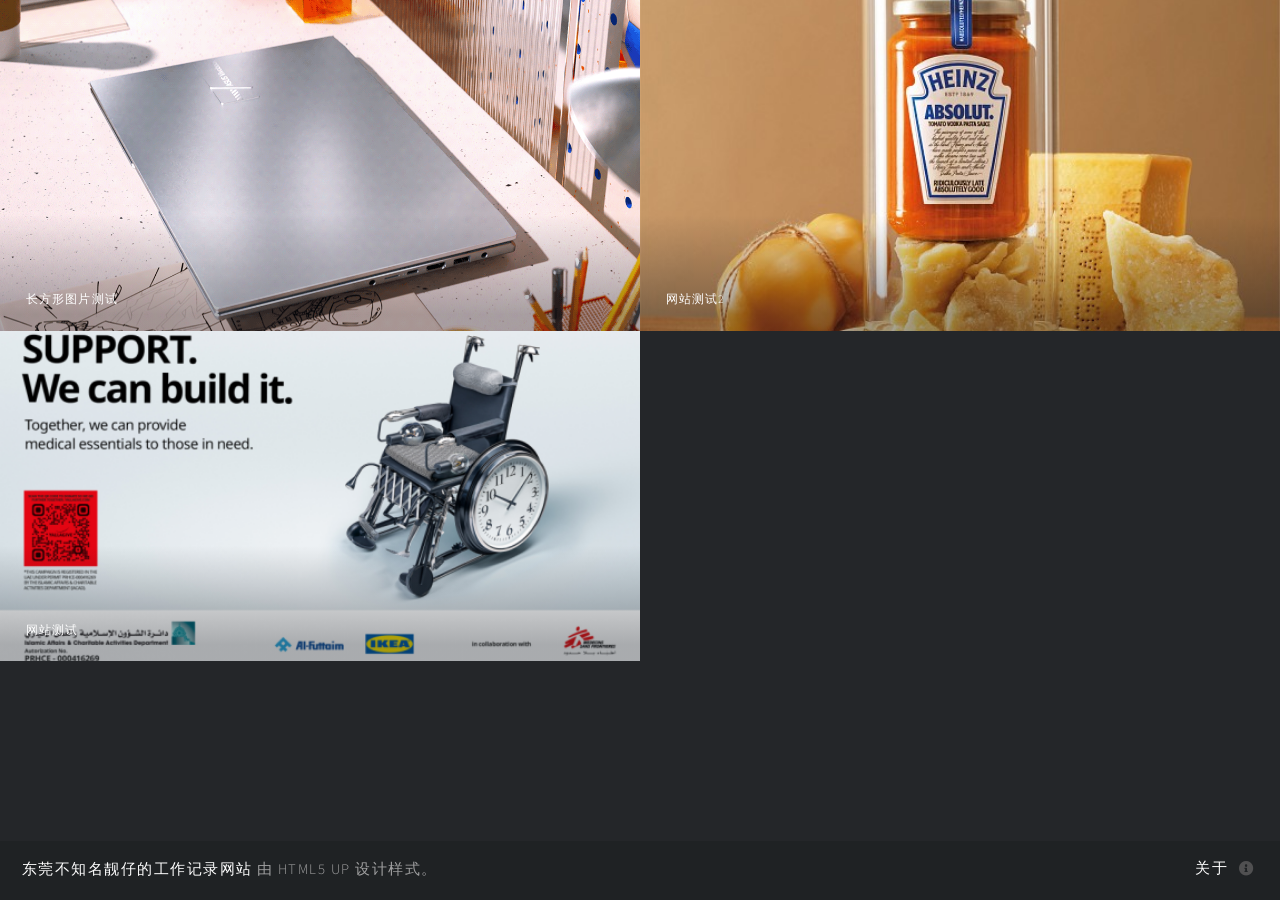
<file: index.html>
<!DOCTYPE HTML>
<!--
	Multiverse by HTML5 UP
	html5up.net | @ajlkn
	Free for personal and commercial use under the CCA 3.0 license (html5up.net/license)
-->
<html lang="zh-cn">
<head>
    <title>东莞不知名靓仔的工作记录网站</title>
<meta name="keywords" content="" />
<meta name="description" content="" />
<meta charset="utf-8" />
<meta name="viewport" content="width=device-width, initial-scale=1, user-scalable=no" />
<base href="https://huxvT9.github.io/">
<link rel="shortcut icon" href="favicon.ico" />

<link rel="stylesheet" href="media/css/main-multiverse.css" />
<link rel="stylesheet" href="media/css/modify-multiverse.css" />
<noscript><link rel="stylesheet" href="media/css/noscript-multiverse.css" /></noscript>



</head>
<body class="is-preload">

<!-- 外封 -->
<div id="wrapper">

    <!-- 页眉 -->
    <header id="header">
    
    <h1><strong>东莞不知名靓仔的工作记录网站</strong> 由 <a href="https://html5up.net">HTML5 UP</a> 设计样式。</h1>
    <nav>
        <ul>
            
            
            <li><a href="#footer" class="icon solid fa-info-circle">关于</a></li>
        </ul>
    </nav>
    
</header>

    <!-- 主要内容 -->
    
<main id="main">
    
    <article class="thumb">
        
            <a href="https://huxvT9.github.io/post-images/Gps9vq_XJ.png" class="image"><img src="https://huxvT9.github.io/post-images/Gps9vq_XJ.png" /></a>
        
        <h2>长方形图片测试</h2>
        <p>长方形图片测试，长方形图片测试，长方形图片测试，长方形图片测试，长方形图片测试</p>

    </article>
    
    <article class="thumb">
        
            <a href="https://huxvT9.github.io/post-images/wang-zhan-ce-shi-2.jpg" class="image"><img src="https://huxvT9.github.io/post-images/wang-zhan-ce-shi-2.jpg" /></a>
        
        <h2>网站测试2</h2>
        <p>网站测</p>

    </article>
    
    <article class="thumb">
        
            <a href="https://huxvT9.github.io/post-images/ce-shi.png" class="image"><img src="https://huxvT9.github.io/post-images/ce-shi.png" /></a>
        
        <h2>网站测试</h2>
        <p>网站测试，网站测试，网站测试，网站测试，网站测试，网站测试，网站测试，网站测试，网站测试，网站测试，网站测试，网站测试网站测试，网站测试，网站测试网站测试网站测试，网站测试，网站测试</p>

    </article>
    
</main>


    <!-- 页脚 -->
    
<footer id="footer" class="panel">
    
    <div class="inner split">
        <div>
            <section>
                <h2>关于</h2>
                <p></p>
            </section>
            <section>
                <h2>求订阅我的...</h2>
                <ul class="icons">
                    
                        
                    
                        
                    
                        
                    
                        
                    
                        
                    
                </ul>
            </section>
            <p class="copyright"></p>
        </div>
    </div>
    
</footer>

</div>


<!-- 脚本 -->

<script src="media/scripts/jquery.min.js"></script>
<script src="media/scripts/jquery.poptrox.min.js"></script>
<script src="media/scripts/browser.min.js"></script>
<script src="media/scripts/breakpoints.min.js"></script>
<script src="media/scripts/util-multiverse.js"></script>
<script src="media/scripts/main-multiverse.js"></script>


</body>
</html>
</file>
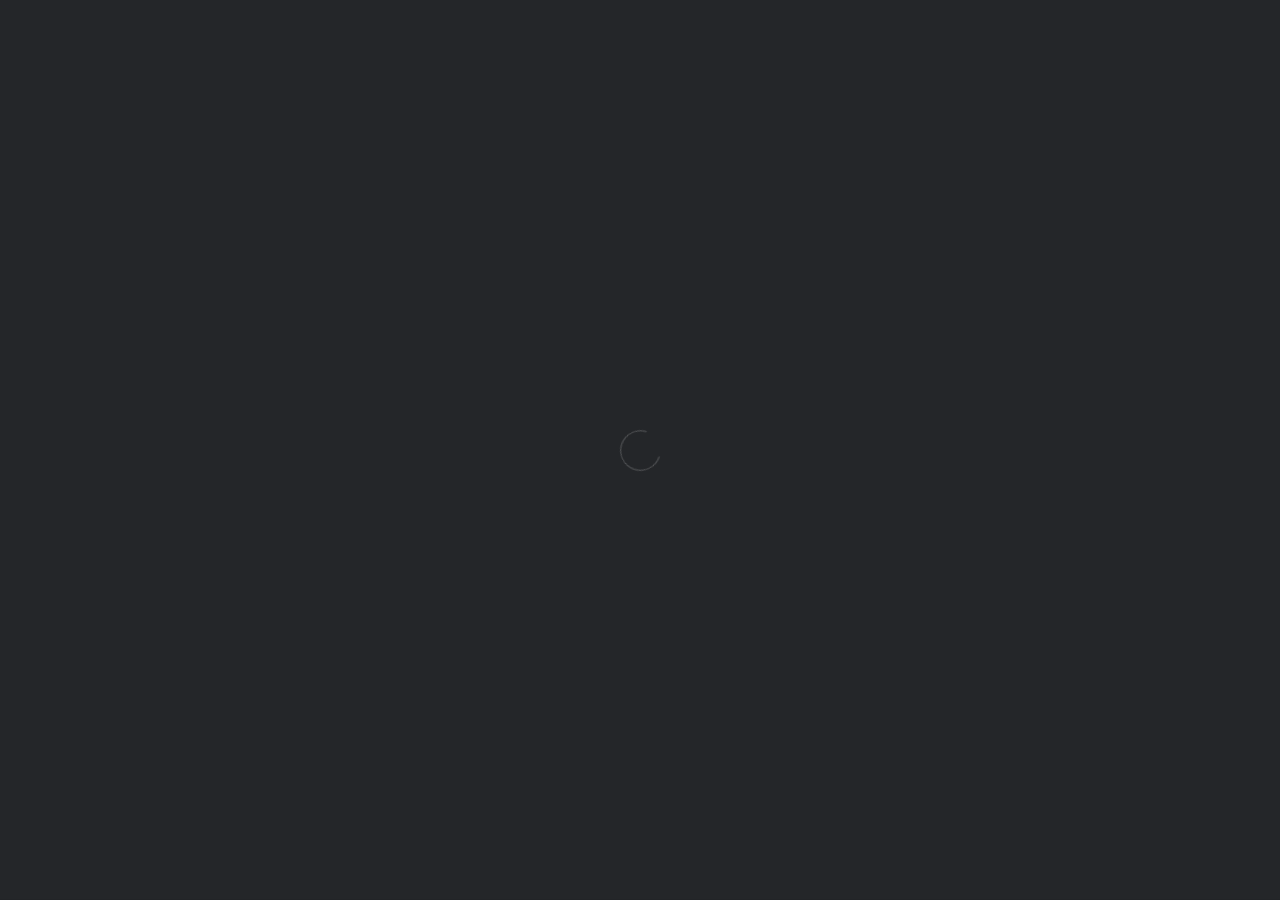
<file: archives/index.html>
<!DOCTYPE html>
<html lang="zh-cn">
<head>
    <meta charset="UTF-8">
    <meta http-equiv="X-UA-Compatible" content="IE=edge,chrome=1">
    <title>页面跳转 Page forwarding</title>
    <meta http-equiv="Cache-Control: no-cache, no-store, must-revalidate">
    <meta http-equiv="refresh" content="0;url=https://huxvT9.github.io" />
    <style>body, html{background:#303030;color:#fff;}a{text-decoration: none;color:#2196f3;transition: all .25s;}</style>
</head>
<body>

<p>你不该来到这，现在 <a href="https://huxvT9.github.io">请点此处</a> 回到正轨。<br>This is weird, <a href="https://huxvT9.github.io">click here</a> Back to home-page.</p>

</body>
</html>
</file>
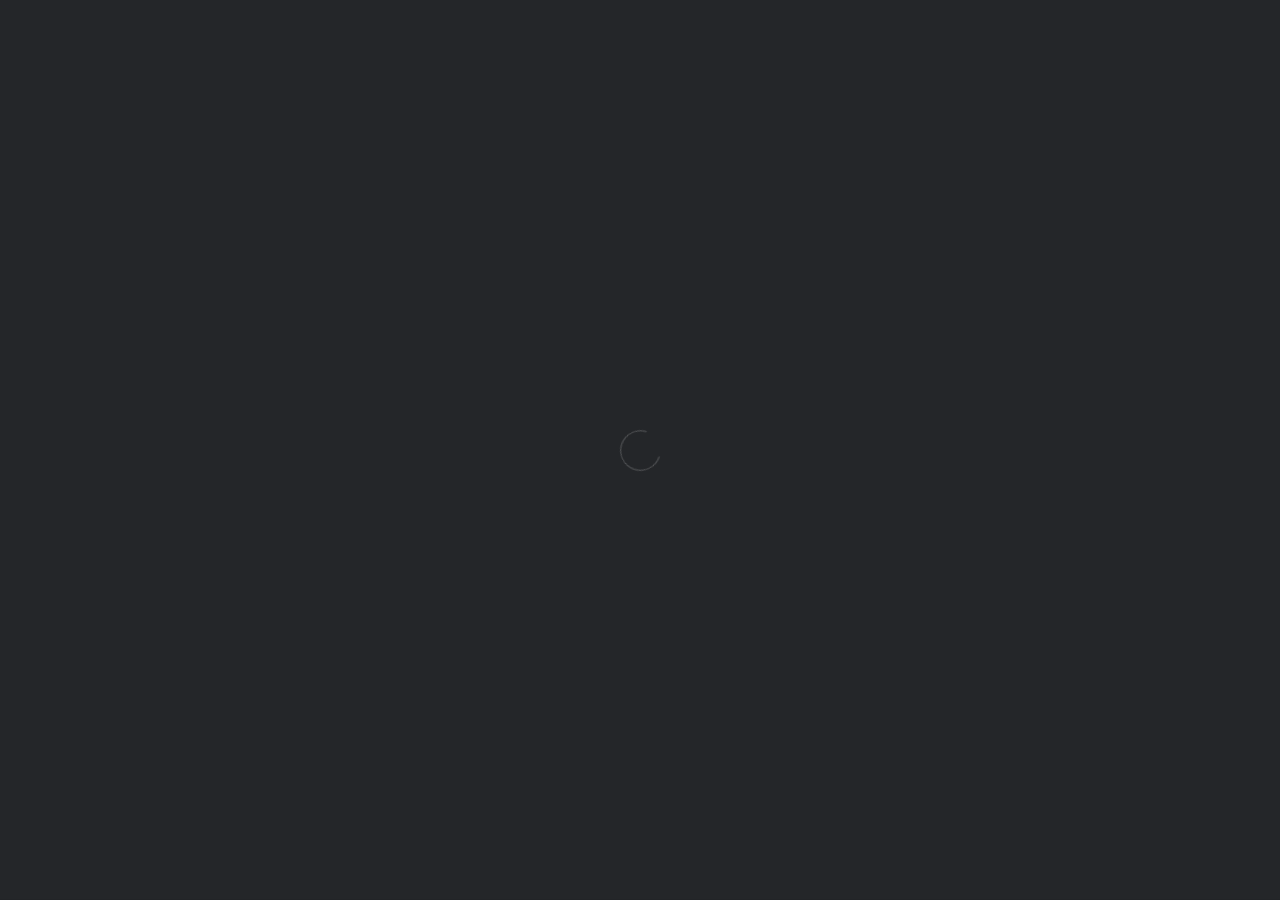
<file: post/ce-shi/index.html>
<!DOCTYPE html>
<html lang="zh-cn">
<head>
    <meta charset="UTF-8">
    <meta http-equiv="X-UA-Compatible" content="IE=edge,chrome=1">
    <title>页面跳转 Page forwarding</title>
    <meta http-equiv="Cache-Control: no-cache, no-store, must-revalidate">
    <meta http-equiv="refresh" content="0;url=https://huxvT9.github.io" />
    <style>body, html{background:#303030;color:#fff;}a{text-decoration: none;color:#2196f3;transition: all .25s;}</style>
</head>
<body>

<p>你不该来到这，现在 <a href="https://huxvT9.github.io">请点此处</a> 回到正轨。<br>This is weird, <a href="https://huxvT9.github.io">click here</a> Back to home-page.</p>

</body>
</html>
</file>
<file: media/css/modify-multiverse.css>
.icon {
    vertical-align: middle;
    transform: translateY(-.1em);
}
</file>
<file: media/css/noscript-multiverse.css>
/*
	Multiverse by HTML5 UP
	html5up.net | @ajlkn
	Free for personal and commercial use under the CCA 3.0 license (html5up.net/license)
*/

/* Wrapper */

	body.is-preload #wrapper:before {
		display: none;
	}

/* Main */

	body.is-preload #main .thumb {
		pointer-events: auto;
		opacity: 1;
	}

/* Header */

	body.is-preload #header {
		-moz-transform: none;
		-webkit-transform: none;
		-ms-transform: none;
		transform: none;
	}
</file>
<file: media/css/main-multiverse.css>
@import url(fontawesome-all.min.css);
@import url("https://fonts.googleapis.com/css?family=Source+Sans+Pro:300,300italic,400,400italic");

/*
	Multiverse by HTML5 UP
	html5up.net | @ajlkn
	Free for personal and commercial use under the CCA 3.0 license (html5up.net/license)
*/

@-moz-keyframes spinner {
	0% {
		-moz-transform: rotate(0deg);
		-webkit-transform: rotate(0deg);
		-ms-transform: rotate(0deg);
		transform: rotate(0deg);
	}

	100% {
		-moz-transform: rotate(359deg);
		-webkit-transform: rotate(359deg);
		-ms-transform: rotate(359deg);
		transform: rotate(359deg);
	}
}

@-webkit-keyframes spinner {
	0% {
		-moz-transform: rotate(0deg);
		-webkit-transform: rotate(0deg);
		-ms-transform: rotate(0deg);
		transform: rotate(0deg);
	}

	100% {
		-moz-transform: rotate(359deg);
		-webkit-transform: rotate(359deg);
		-ms-transform: rotate(359deg);
		transform: rotate(359deg);
	}
}

@-ms-keyframes spinner {
	0% {
		-moz-transform: rotate(0deg);
		-webkit-transform: rotate(0deg);
		-ms-transform: rotate(0deg);
		transform: rotate(0deg);
	}

	100% {
		-moz-transform: rotate(359deg);
		-webkit-transform: rotate(359deg);
		-ms-transform: rotate(359deg);
		transform: rotate(359deg);
	}
}

@keyframes spinner {
	0% {
		-moz-transform: rotate(0deg);
		-webkit-transform: rotate(0deg);
		-ms-transform: rotate(0deg);
		transform: rotate(0deg);
	}

	100% {
		-moz-transform: rotate(359deg);
		-webkit-transform: rotate(359deg);
		-ms-transform: rotate(359deg);
		transform: rotate(359deg);
	}
}

html, body, div, span, applet, object,
iframe, h1, h2, h3, h4, h5, h6, p, blockquote,
pre, a, abbr, acronym, address, big, cite,
code, del, dfn, em, img, ins, kbd, q, s, samp,
small, strike, strong, sub, sup, tt, var, b,
u, i, center, dl, dt, dd, ol, ul, li, fieldset,
form, label, legend, table, caption, tbody,
tfoot, thead, tr, th, td, article, aside,
canvas, details, embed, figure, figcaption,
footer, header, hgroup, menu, nav, output, ruby,
section, summary, time, mark, audio, video {
	margin: 0;
	padding: 0;
	border: 0;
	font-size: 100%;
	font: inherit;
	vertical-align: baseline;}

article, aside, details, figcaption, figure,
footer, header, hgroup, menu, nav, section {
	display: block;}

body {
	line-height: 1;
}

ol, ul {
	list-style: none;
}

blockquote, q {
	quotes: none;
}

	blockquote:before, blockquote:after, q:before, q:after {
		content: '';
		content: none;
	}

table {
	border-collapse: collapse;
	border-spacing: 0;
}

body {
	-webkit-text-size-adjust: none;
}

mark {
	background-color: transparent;
	color: inherit;
}

input::-moz-focus-inner {
	border: 0;
	padding: 0;
}

input, select, textarea {
	-moz-appearance: none;
	-webkit-appearance: none;
	-ms-appearance: none;
	appearance: none;
}

/* Basic */

	@-ms-viewport {
		width: device-width;
	}

	body {
		-ms-overflow-style: scrollbar;
	}

	@media screen and (max-width: 480px) {

		html, body {
			min-width: 320px;
		}

	}

	html {
		box-sizing: border-box;
	}

	*, *:before, *:after {
		box-sizing: inherit;
	}

	body {
		background: #242629;
	}

		body.is-preload *, body.is-preload *:before, body.is-preload *:after {
			-moz-animation: none !important;
			-webkit-animation: none !important;
			-ms-animation: none !important;
			animation: none !important;
			-moz-transition: none !important;
			-webkit-transition: none !important;
			-ms-transition: none !important;
			transition: none !important;
		}

		body.is-resizing *, body.is-resizing *:before, body.is-resizing *:after {
			-moz-animation: none !important;
			-webkit-animation: none !important;
			-ms-animation: none !important;
			animation: none !important;
			-moz-transition: none !important;
			-webkit-transition: none !important;
			-ms-transition: none !important;
			transition: none !important;
		}

/* Type */

	body, input, select, textarea {
		color: #a0a0a1;
		font-family: "Source Sans Pro", Helvetica, sans-serif;
		font-size: 15pt;
		font-weight: 300;
		letter-spacing: 0.025em;
		line-height: 1.65;
	}

		@media screen and (max-width: 1680px) {

			body, input, select, textarea {
				font-size: 11pt;
			}

		}

	a {
		-moz-transition: color 0.2s ease-in-out, border-bottom-color 0.2s ease-in-out;
		-webkit-transition: color 0.2s ease-in-out, border-bottom-color 0.2s ease-in-out;
		-ms-transition: color 0.2s ease-in-out, border-bottom-color 0.2s ease-in-out;
		transition: color 0.2s ease-in-out, border-bottom-color 0.2s ease-in-out;
		border-bottom: dotted 1px;
		color: #34a58e;
		text-decoration: none;
	}

		a:hover {
			border-bottom-color: transparent;
			color: #34a58e !important;
		}

	strong, b {
		color: #ffffff;
		font-weight: 300;
	}

	em, i {
		font-style: italic;
	}

	p {
		margin: 0 0 2em 0;
	}

	h1, h2, h3, h4, h5, h6 {
		color: #ffffff;
		font-weight: 300;
		letter-spacing: 0.1em;
		line-height: 1.5;
		margin: 0 0 1em 0;
		text-transform: uppercase;
	}

		h1 a, h2 a, h3 a, h4 a, h5 a, h6 a {
			color: inherit;
			text-decoration: none;
		}

	h1 {
		font-size: 2em;
	}

	h2 {
		font-size: 1.25em;
	}

	h3 {
		font-size: 1.1em;
	}

	h4 {
		font-size: 1em;
	}

	h5 {
		font-size: 0.9em;
	}

	h6 {
		font-size: 0.7em;
	}

	@media screen and (max-width: 736px) {

		h2 {
			font-size: 1em;
		}

		h3 {
			font-size: 0.9em;
		}

		h4 {
			font-size: 0.8em;
		}

		h5 {
			font-size: 0.7em;
		}

		h6 {
			font-size: 0.7em;
		}

	}

	sub {
		font-size: 0.8em;
		position: relative;
		top: 0.5em;
	}

	sup {
		font-size: 0.8em;
		position: relative;
		top: -0.5em;
	}

	blockquote {
		border-left: 4px #36383c;
		font-style: italic;
		margin: 0 0 2em 0;
		padding: 0.5em 0 0.5em 2em;
	}

	code {
		background: #34363b;
		border: solid 1px #36383c;
		font-family: "Courier New", monospace;
		font-size: 0.9em;
		margin: 0 0.25em;
		padding: 0.25em 0.65em;
	}

	pre {
		-webkit-overflow-scrolling: touch;
		font-family: "Courier New", monospace;
		font-size: 0.9em;
		margin: 0 0 2em 0;
	}

		pre code {
			display: block;
			line-height: 1.75;
			padding: 1em 1.5em;
			overflow-x: auto;
		}

	hr {
		border: 0;
		border-bottom: solid 1px #36383c;
		margin: 2em 0;
	}

		hr.major {
			margin: 3em 0;
		}

	.align-left {
		text-align: left;
	}

	.align-center {
		text-align: center;
	}

	.align-right {
		text-align: right;
	}

/* Button */

	input[type="submit"],
	input[type="reset"],
	input[type="button"],
	button,
	.button {
		-moz-appearance: none;
		-webkit-appearance: none;
		-ms-appearance: none;
		appearance: none;
		-moz-transition: background-color 0.2s ease-in-out, box-shadow 0.2s ease-in-out, color 0.2s ease-in-out;
		-webkit-transition: background-color 0.2s ease-in-out, box-shadow 0.2s ease-in-out, color 0.2s ease-in-out;
		-ms-transition: background-color 0.2s ease-in-out, box-shadow 0.2s ease-in-out, color 0.2s ease-in-out;
		transition: background-color 0.2s ease-in-out, box-shadow 0.2s ease-in-out, color 0.2s ease-in-out;
		background-color: transparent;
		border: 0;
		border-radius: 0;
		box-shadow: inset 0 0 0 2px #36383c;
		color: #ffffff !important;
		cursor: pointer;
		display: inline-block;
		font-size: 0.9em;
		font-weight: 300;
		height: 3.05556em;
		letter-spacing: 0.1em;
		line-height: 3.05556em;
		padding: 0 2.5em;
		text-align: center;
		text-decoration: none;
		text-transform: uppercase;
		white-space: nowrap;
	}

		input[type="submit"]:hover,
		input[type="reset"]:hover,
		input[type="button"]:hover,
		button:hover,
		.button:hover {
			box-shadow: inset 0 0 0 2px #34a58e;
			color: #34a58e !important;
		}

			input[type="submit"]:hover:active,
			input[type="reset"]:hover:active,
			input[type="button"]:hover:active,
			button:hover:active,
			.button:hover:active {
				background-color: rgba(52, 165, 142, 0.15);
				color: #34a58e !important;
			}

		input[type="submit"].icon,
		input[type="reset"].icon,
		input[type="button"].icon,
		button.icon,
		.button.icon {
			padding-left: 1.35em;
		}

			input[type="submit"].icon:before,
			input[type="reset"].icon:before,
			input[type="button"].icon:before,
			button.icon:before,
			.button.icon:before {
				margin-right: 0.5em;
			}

		input[type="submit"].fit,
		input[type="reset"].fit,
		input[type="button"].fit,
		button.fit,
		.button.fit {
			width: 100%;
		}

		input[type="submit"].small,
		input[type="reset"].small,
		input[type="button"].small,
		button.small,
		.button.small {
			font-size: 0.8em;
		}

		input[type="submit"].large,
		input[type="reset"].large,
		input[type="button"].large,
		button.large,
		.button.large {
			font-size: 1.35em;
		}

		input[type="submit"].primary,
		input[type="reset"].primary,
		input[type="button"].primary,
		button.primary,
		.button.primary {
			background-color: #34a58e;
			box-shadow: none;
		}

			input[type="submit"].primary:hover,
			input[type="reset"].primary:hover,
			input[type="button"].primary:hover,
			button.primary:hover,
			.button.primary:hover {
				background-color: #47c5ab;
				color: #ffffff !important;
			}

				input[type="submit"].primary:hover:active,
				input[type="reset"].primary:hover:active,
				input[type="button"].primary:hover:active,
				button.primary:hover:active,
				.button.primary:hover:active {
					background-color: #287e6d;
				}

		input[type="submit"].disabled, input[type="submit"]:disabled,
		input[type="reset"].disabled,
		input[type="reset"]:disabled,
		input[type="button"].disabled,
		input[type="button"]:disabled,
		button.disabled,
		button:disabled,
		.button.disabled,
		.button:disabled {
			pointer-events: none;
			opacity: 0.35;
		}

/* Form */

	form {
		margin: 0 0 2em 0;
	}

		form > :last-child {
			margin-bottom: 0;
		}

		form > .fields {
			display: -moz-flex;
			display: -webkit-flex;
			display: -ms-flex;
			display: flex;
			-moz-flex-wrap: wrap;
			-webkit-flex-wrap: wrap;
			-ms-flex-wrap: wrap;
			flex-wrap: wrap;
			width: calc(100% + 3em);
			margin: -1.5em 0 2em -1.5em;
		}

			form > .fields > .field {
				-moz-flex-grow: 0;
				-webkit-flex-grow: 0;
				-ms-flex-grow: 0;
				flex-grow: 0;
				-moz-flex-shrink: 0;
				-webkit-flex-shrink: 0;
				-ms-flex-shrink: 0;
				flex-shrink: 0;
				padding: 1.5em 0 0 1.5em;
				width: calc(100% - 1.5em);
			}

				form > .fields > .field.half {
					width: calc(50% - 0.75em);
				}

				form > .fields > .field.third {
					width: calc(100%/3 - 0.5em);
				}

				form > .fields > .field.quarter {
					width: calc(25% - 0.375em);
				}

		@media screen and (max-width: 736px) {

			form > .fields {
				width: calc(100% + 3em);
				margin: -1.5em 0 2em -1.5em;
			}

				form > .fields > .field {
					padding: 1.5em 0 0 1.5em;
					width: calc(100% - 1.5em);
				}

					form > .fields > .field.half {
						width: calc(100% - 1.5em);
					}

					form > .fields > .field.third {
						width: calc(100% - 1.5em);
					}

					form > .fields > .field.quarter {
						width: calc(100% - 1.5em);
					}

		}

	label {
		color: #ffffff;
		display: block;
		font-size: 0.9em;
		font-weight: 300;
		margin: 0 0 1em 0;
	}

	input[type="text"],
	input[type="password"],
	input[type="email"],
	input[type="tel"],
	input[type="search"],
	input[type="url"],
	select,
	textarea {
		-moz-appearance: none;
		-webkit-appearance: none;
		-ms-appearance: none;
		appearance: none;
		background: #34363b;
		border: 0;
		border-radius: 0;
		color: #a0a0a1;
		display: block;
		outline: 0;
		padding: 0 1em;
		text-decoration: none;
		width: 100%;
	}

		input[type="text"]:invalid,
		input[type="password"]:invalid,
		input[type="email"]:invalid,
		input[type="tel"]:invalid,
		input[type="search"]:invalid,
		input[type="url"]:invalid,
		select:invalid,
		textarea:invalid {
			box-shadow: none;
		}

		input[type="text"]:focus,
		input[type="password"]:focus,
		input[type="email"]:focus,
		input[type="tel"]:focus,
		input[type="search"]:focus,
		input[type="url"]:focus,
		select:focus,
		textarea:focus {
			box-shadow: inset 0 0 0 2px #34a58e;
		}

	select {
		background-image: url("data:image/svg+xml;charset=utf8,%3Csvg xmlns='http://www.w3.org/2000/svg' width='40' height='40' preserveAspectRatio='none' viewBox='0 0 40 40'%3E%3Cpath d='M9.4,12.3l10.4,10.4l10.4-10.4c0.2-0.2,0.5-0.4,0.9-0.4c0.3,0,0.6,0.1,0.9,0.4l3.3,3.3c0.2,0.2,0.4,0.5,0.4,0.9 c0,0.4-0.1,0.6-0.4,0.9L20.7,31.9c-0.2,0.2-0.5,0.4-0.9,0.4c-0.3,0-0.6-0.1-0.9-0.4L4.3,17.3c-0.2-0.2-0.4-0.5-0.4-0.9 c0-0.4,0.1-0.6,0.4-0.9l3.3-3.3c0.2-0.2,0.5-0.4,0.9-0.4S9.1,12.1,9.4,12.3z' fill='%2336383c' /%3E%3C/svg%3E");
		background-size: 1.25rem;
		background-repeat: no-repeat;
		background-position: calc(100% - 1rem) center;
		height: 2.75em;
		padding-right: 2.75em;
		text-overflow: ellipsis;
	}

		select option {
			color: #ffffff;
			background: #242629;
		}

		select:focus::-ms-value {
			background-color: transparent;
		}

		select::-ms-expand {
			display: none;
		}

	input[type="text"],
	input[type="password"],
	input[type="email"],
	input[type="tel"],
	input[type="search"],
	input[type="url"],
	select {
		height: 2.75em;
	}

	textarea {
		padding: 0.75em 1em;
	}

	input[type="checkbox"],
	input[type="radio"] {
		-moz-appearance: none;
		-webkit-appearance: none;
		-ms-appearance: none;
		appearance: none;
		display: block;
		float: left;
		margin-right: -2em;
		opacity: 0;
		width: 1em;
		z-index: -1;
	}

		input[type="checkbox"] + label,
		input[type="radio"] + label {
			text-decoration: none;
			color: #a0a0a1;
			cursor: pointer;
			display: inline-block;
			font-size: 1em;
			font-weight: 300;
			padding-left: 2.4em;
			padding-right: 0.75em;
			position: relative;
		}

			input[type="checkbox"] + label:before,
			input[type="radio"] + label:before {
				-moz-osx-font-smoothing: grayscale;
				-webkit-font-smoothing: antialiased;
				display: inline-block;
				font-style: normal;
				font-variant: normal;
				text-rendering: auto;
				line-height: 1;
				text-transform: none !important;
				font-family: 'Font Awesome 5 Free';
				font-weight: 900;
			}

			input[type="checkbox"] + label:before,
			input[type="radio"] + label:before {
				background: #34363b;
				content: '';
				display: inline-block;
				font-size: 0.8em;
				height: 2.0625em;
				left: 0;
				line-height: 2.0625em;
				position: absolute;
				text-align: center;
				top: 0;
				width: 2.0625em;
			}

		input[type="checkbox"]:checked + label:before,
		input[type="radio"]:checked + label:before {
			background: #34a58e;
			border-color: #34a58e;
			color: #ffffff;
			content: '\f00c';
		}

		input[type="checkbox"]:focus + label:before,
		input[type="radio"]:focus + label:before {
			box-shadow: 0 0 0 2px #34a58e;
		}

	input[type="radio"] + label:before {
		border-radius: 100%;
	}

	::-webkit-input-placeholder {
		color: #707071 !important;
		opacity: 1.0;
	}

	:-moz-placeholder {
		color: #707071 !important;
		opacity: 1.0;
	}

	::-moz-placeholder {
		color: #707071 !important;
		opacity: 1.0;
	}

	:-ms-input-placeholder {
		color: #707071 !important;
		opacity: 1.0;
	}

/* Icon */

	.icon {
		text-decoration: none;
		border-bottom: none;
		position: relative;
	}

		.icon:before {
			-moz-osx-font-smoothing: grayscale;
			-webkit-font-smoothing: antialiased;
			display: inline-block;
			font-style: normal;
			font-variant: normal;
			text-rendering: auto;
			line-height: 1;
			text-transform: none !important;
			font-family: 'Font Awesome 5 Free';
			font-weight: 400;
		}

		.icon > .label {
			display: none;
		}

		.icon:before {
			line-height: inherit;
		}

		.icon.solid:before {
			font-weight: 900;
		}

		.icon.brands:before {
			font-family: 'Font Awesome 5 Brands';
		}

/* List */

	ol {
		list-style: decimal;
		margin: 0 0 2em 0;
		padding-left: 1.25em;
	}

		ol li {
			padding-left: 0.25em;
		}

	ul {
		list-style: disc;
		margin: 0 0 2em 0;
		padding-left: 1em;
	}

		ul li {
			padding-left: 0.5em;
		}

		ul.alt {
			list-style: none;
			padding-left: 0;
		}

			ul.alt li {
				border-top: solid 1px #36383c;
				padding: 0.5em 0;
			}

				ul.alt li:first-child {
					border-top: 0;
					padding-top: 0;
				}

	dl {
		margin: 0 0 2em 0;
	}

		dl dt {
			display: block;
			font-weight: 300;
			margin: 0 0 1em 0;
		}

		dl dd {
			margin-left: 2em;
		}

/* Actions */

	ul.actions {
		display: -moz-flex;
		display: -webkit-flex;
		display: -ms-flex;
		display: flex;
		cursor: default;
		list-style: none;
		margin-left: -1em;
		padding-left: 0;
	}

		ul.actions li {
			padding: 0 0 0 1em;
			vertical-align: middle;
		}

		ul.actions.special {
			-moz-justify-content: center;
			-webkit-justify-content: center;
			-ms-justify-content: center;
			justify-content: center;
			width: 100%;
			margin-left: 0;
		}

			ul.actions.special li:first-child {
				padding-left: 0;
			}

		ul.actions.stacked {
			-moz-flex-direction: column;
			-webkit-flex-direction: column;
			-ms-flex-direction: column;
			flex-direction: column;
			margin-left: 0;
		}

			ul.actions.stacked li {
				padding: 1.3em 0 0 0;
			}

				ul.actions.stacked li:first-child {
					padding-top: 0;
				}

		ul.actions.fit {
			width: calc(100% + 1em);
		}

			ul.actions.fit li {
				-moz-flex-grow: 1;
				-webkit-flex-grow: 1;
				-ms-flex-grow: 1;
				flex-grow: 1;
				-moz-flex-shrink: 1;
				-webkit-flex-shrink: 1;
				-ms-flex-shrink: 1;
				flex-shrink: 1;
				width: 100%;
			}

				ul.actions.fit li > * {
					width: 100%;
				}

			ul.actions.fit.stacked {
				width: 100%;
			}

		@media screen and (max-width: 480px) {

			ul.actions:not(.fixed) {
				-moz-flex-direction: column;
				-webkit-flex-direction: column;
				-ms-flex-direction: column;
				flex-direction: column;
				margin-left: 0;
				width: 100% !important;
			}

				ul.actions:not(.fixed) li {
					-moz-flex-grow: 1;
					-webkit-flex-grow: 1;
					-ms-flex-grow: 1;
					flex-grow: 1;
					-moz-flex-shrink: 1;
					-webkit-flex-shrink: 1;
					-ms-flex-shrink: 1;
					flex-shrink: 1;
					padding: 1em 0 0 0;
					text-align: center;
					width: 100%;
				}

					ul.actions:not(.fixed) li > * {
						width: 100%;
					}

					ul.actions:not(.fixed) li:first-child {
						padding-top: 0;
					}

					ul.actions:not(.fixed) li input[type="submit"],
					ul.actions:not(.fixed) li input[type="reset"],
					ul.actions:not(.fixed) li input[type="button"],
					ul.actions:not(.fixed) li button,
					ul.actions:not(.fixed) li .button {
						width: 100%;
					}

						ul.actions:not(.fixed) li input[type="submit"].icon:before,
						ul.actions:not(.fixed) li input[type="reset"].icon:before,
						ul.actions:not(.fixed) li input[type="button"].icon:before,
						ul.actions:not(.fixed) li button.icon:before,
						ul.actions:not(.fixed) li .button.icon:before {
							margin-left: -0.5rem;
						}

		}

/* Icons */

	ul.icons {
		cursor: default;
		list-style: none;
		padding-left: 0;
	}

		ul.icons li {
			display: inline-block;
			padding: 0 1em 0 0;
		}

			ul.icons li:last-child {
				padding-right: 0;
			}

			ul.icons li .icon {
				color: #505051;
			}

				ul.icons li .icon:before {
					font-size: 1.5em;
				}

/* Table */

	.table-wrapper {
		-webkit-overflow-scrolling: touch;
		overflow-x: auto;
	}

	table {
		margin: 0 0 2em 0;
		width: 100%;
	}

		table tbody tr {
			border: solid 1px #36383c;
			border-left: 0;
			border-right: 0;
		}

			table tbody tr:nth-child(2n + 1) {
				background-color: #34363b;
			}

		table td {
			padding: 0.75em 0.75em;
		}

		table th {
			color: #ffffff;
			font-size: 0.9em;
			font-weight: 300;
			padding: 0 0.75em 0.75em 0.75em;
			text-align: left;
		}

		table thead {
			border-bottom: solid 2px #36383c;
		}

		table tfoot {
			border-top: solid 2px #36383c;
		}

		table.alt {
			border-collapse: separate;
		}

			table.alt tbody tr td {
				border: solid 1px #36383c;
				border-left-width: 0;
				border-top-width: 0;
			}

				table.alt tbody tr td:first-child {
					border-left-width: 1px;
				}

			table.alt tbody tr:first-child td {
				border-top-width: 1px;
			}

			table.alt thead {
				border-bottom: 0;
			}

			table.alt tfoot {
				border-top: 0;
			}

/* Panel */

	.panel {
		padding: 4em 4em 2em 4em ;
		-moz-transform: translateY(100vh);
		-webkit-transform: translateY(100vh);
		-ms-transform: translateY(100vh);
		transform: translateY(100vh);
		-moz-transition: -moz-transform 0.5s ease;
		-webkit-transition: -webkit-transform 0.5s ease;
		-ms-transition: -ms-transform 0.5s ease;
		transition: transform 0.5s ease;
		-webkit-overflow-scrolling: touch;
		background: rgba(36, 38, 41, 0.975);
		bottom: 4em;
		left: 0;
		max-height: calc(80vh - 4em);
		overflow-y: auto;
		position: fixed;
		width: 100%;
		z-index: 10001;
	}

		.panel.active {
			-moz-transform: translateY(1px);
			-webkit-transform: translateY(1px);
			-ms-transform: translateY(1px);
			transform: translateY(1px);
		}

		.panel > .inner {
			margin: 0 auto;
			max-width: 100%;
			width: 75em;
		}

			.panel > .inner.split {
				display: -moz-flex;
				display: -webkit-flex;
				display: -ms-flex;
				display: flex;
			}

				.panel > .inner.split > div {
					margin-left: 4em;
					width: 50%;
				}

				.panel > .inner.split > :first-child {
					margin-left: 0;
				}

		.panel > .closer {
			-moz-transition: opacity 0.2s ease-in-out;
			-webkit-transition: opacity 0.2s ease-in-out;
			-ms-transition: opacity 0.2s ease-in-out;
			transition: opacity 0.2s ease-in-out;
			background-image: url("images/close.svg");
			background-position: center;
			background-repeat: no-repeat;
			background-size: 3em;
			cursor: pointer;
			height: 5em;
			opacity: 0.25;
			position: absolute;
			right: 0;
			top: 0;
			width: 5em;
			z-index: 2;
		}

			.panel > .closer:hover {
				opacity: 1.0;
			}

		@media screen and (max-width: 1280px) {

			.panel {
				padding: 3em 3em 1em 3em ;
			}

				.panel > .inner.split > div {
					margin-left: 3em;
				}

				.panel > .closer {
					background-size: 2.5em;
					background-position: 75% 25%;
				}

		}

		@media screen and (max-width: 980px) {

			.panel > .inner.split {
				-moz-flex-direction: column;
				-webkit-flex-direction: column;
				-ms-flex-direction: column;
				flex-direction: column;
			}

				.panel > .inner.split > div {
					margin-left: 0;
					width: 100%;
				}

		}

		@media screen and (max-width: 736px) {

			.panel {
				-moz-transform: translateY(-100vh);
				-webkit-transform: translateY(-100vh);
				-ms-transform: translateY(-100vh);
				transform: translateY(-100vh);
				padding: 4em 2em 2em 2em ;
				bottom: auto;
				top: calc(4em - 1px);
			}

				.panel.active {
					-moz-transform: translateY(0);
					-webkit-transform: translateY(0);
					-ms-transform: translateY(0);
					transform: translateY(0);
				}

		}

/* Poptrox Popup */

	.poptrox-overlay {
		-webkit-tap-highlight-color: rgba(255, 255, 255, 0);
	}

	.poptrox-popup {
		background: rgba(31, 34, 36, 0.925);
		box-shadow: 0 1em 3em 0.5em rgba(0, 0, 0, 0.25);
		cursor: default;
	}

		.poptrox-popup:before {
			-moz-transition: opacity 0.2s ease-in-out;
			-webkit-transition: opacity 0.2s ease-in-out;
			-ms-transition: opacity 0.2s ease-in-out;
			transition: opacity 0.2s ease-in-out;
			background-image: -moz-linear-gradient(to left, rgba(31,34,36,0.35), rgba(31,34,36,0) 10em, rgba(31,34,36,0)), -moz-linear-gradient(to right, rgba(31,34,36,0.35), rgba(31,34,36,0) 10em, rgba(31,34,36,0));
			background-image: -webkit-linear-gradient(to left, rgba(31,34,36,0.35), rgba(31,34,36,0) 10em, rgba(31,34,36,0)), -webkit-linear-gradient(to right, rgba(31,34,36,0.35), rgba(31,34,36,0) 10em, rgba(31,34,36,0));
			background-image: -ms-linear-gradient(to left, rgba(31,34,36,0.35), rgba(31,34,36,0) 10em, rgba(31,34,36,0)), -ms-linear-gradient(to right, rgba(31,34,36,0.35), rgba(31,34,36,0) 10em, rgba(31,34,36,0));
			background-image: linear-gradient(to left, rgba(31,34,36,0.35), rgba(31,34,36,0) 10em, rgba(31,34,36,0)), linear-gradient(to right, rgba(31,34,36,0.35), rgba(31,34,36,0) 10em, rgba(31,34,36,0));
			content: '';
			display: block;
			height: 100%;
			left: 0;
			position: absolute;
			top: 0;
			width: 100%;
			z-index: 1;
			opacity: 1;
		}

		.poptrox-popup .closer {
			-moz-transition: opacity 0.2s ease-in-out;
			-webkit-transition: opacity 0.2s ease-in-out;
			-ms-transition: opacity 0.2s ease-in-out;
			transition: opacity 0.2s ease-in-out;
			background-image: url("images/close.svg");
			background-position: center;
			background-repeat: no-repeat;
			background-size: 3em;
			height: 5em;
			opacity: 0;
			position: absolute;
			right: 0;
			top: 0;
			width: 5em;
			z-index: 2;
		}

		.poptrox-popup .nav-previous,
		.poptrox-popup .nav-next {
			-moz-transition: opacity 0.2s ease-in-out;
			-webkit-transition: opacity 0.2s ease-in-out;
			-ms-transition: opacity 0.2s ease-in-out;
			transition: opacity 0.2s ease-in-out;
			background-image: url("images/arrow.svg");
			background-position: center;
			background-repeat: no-repeat;
			background-size: 5em;
			cursor: pointer;
			height: 8em;
			margin-top: -4em;
			opacity: 0;
			position: absolute;
			top: 50%;
			width: 6em;
			z-index: 2;
		}

		.poptrox-popup .nav-previous {
			-moz-transform: scaleX(-1);
			-webkit-transform: scaleX(-1);
			-ms-transform: scaleX(-1);
			transform: scaleX(-1);
			left: 0;
		}

		.poptrox-popup .nav-next {
			right: 0;
		}

		.poptrox-popup .caption {
			padding: 2em 2em 0.1em 2em ;
			background-image: -moz-linear-gradient(to top, rgba(16,16,16,0.45) 25%, rgba(16,16,16,0) 100%);
			background-image: -webkit-linear-gradient(to top, rgba(16,16,16,0.45) 25%, rgba(16,16,16,0) 100%);
			background-image: -ms-linear-gradient(to top, rgba(16,16,16,0.45) 25%, rgba(16,16,16,0) 100%);
			background-image: linear-gradient(to top, rgba(16,16,16,0.45) 25%, rgba(16,16,16,0) 100%);
			bottom: 0;
			cursor: default;
			left: 0;
			position: absolute;
			text-align: left;
			width: 100%;
			z-index: 2;
		}

			.poptrox-popup .caption h2, .poptrox-popup .caption h3, .poptrox-popup .caption h4, .poptrox-popup .caption h5, .poptrox-popup .caption h6 {
				margin: 0 0 0.5em 0;
			}

			.poptrox-popup .caption p {
				color: #ffffff;
			}

		.poptrox-popup .loader {
			-moz-animation: spinner 1s infinite linear !important;
			-webkit-animation: spinner 1s infinite linear !important;
			-ms-animation: spinner 1s infinite linear !important;
			animation: spinner 1s infinite linear !important;
			background-image: url("images/spinner.svg");
			background-position: center;
			background-repeat: no-repeat;
			background-size: contain;
			display: block;
			font-size: 2em;
			height: 2em;
			left: 50%;
			line-height: 2em;
			margin: -1em 0 0 -1em;
			opacity: 0.25;
			position: absolute;
			text-align: center;
			top: 50%;
			width: 2em;
		}

		.poptrox-popup:hover .closer,
		.poptrox-popup:hover .nav-previous,
		.poptrox-popup:hover .nav-next {
			opacity: 0.5;
		}

			.poptrox-popup:hover .closer:hover,
			.poptrox-popup:hover .nav-previous:hover,
			.poptrox-popup:hover .nav-next:hover {
				opacity: 1.0;
			}

		.poptrox-popup.loading:before {
			opacity: 0;
		}

		body.touch .poptrox-popup .closer,
		body.touch .poptrox-popup .nav-previous,
		body.touch .poptrox-popup .nav-next {
			opacity: 1.0 !important;
		}

		@media screen and (max-width: 980px) {

			.poptrox-popup .closer {
				background-size: 3em;
			}

			.poptrox-popup .nav-previous,
			.poptrox-popup .nav-next {
				background-size: 4em;
			}

		}

		@media screen and (max-width: 736px) {

			.poptrox-popup:before {
				display: none;
			}

			.poptrox-popup .caption {
				display: none !important;
			}

			.poptrox-popup .closer,
			.poptrox-popup .nav-previous,
			.poptrox-popup .nav-next {
				display: none !important;
			}

		}

/* Wrapper */

	#wrapper {
		-moz-transition: -moz-filter 0.5s ease, -webkit-filter 0.5s ease, -ms-filter 0.5s ease, -moz-filter 0.5s ease;
		-webkit-transition: -moz-filter 0.5s ease, -webkit-filter 0.5s ease, -ms-filter 0.5s ease, -webkit-filter 0.5s ease;
		-ms-transition: -moz-filter 0.5s ease, -webkit-filter 0.5s ease, -ms-filter 0.5s ease, -ms-filter 0.5s ease;
		transition: -moz-filter 0.5s ease, -webkit-filter 0.5s ease, -ms-filter 0.5s ease, filter 0.5s ease;
		position: relative;
	}

		#wrapper:after {
			pointer-events: none;
			-moz-transition: opacity 0.5s ease, visibility 0.5s;
			-webkit-transition: opacity 0.5s ease, visibility 0.5s;
			-ms-transition: opacity 0.5s ease, visibility 0.5s;
			transition: opacity 0.5s ease, visibility 0.5s;
			background: rgba(36, 38, 41, 0.5);
			content: '';
			display: block;
			height: 100%;
			left: 0;
			opacity: 0;
			position: absolute;
			top: 0;
			visibility: hidden;
			width: 100%;
			z-index: 1;
		}

			body.ie #wrapper:after {
				background: rgba(36, 38, 41, 0.8);
			}

		body.modal-active #wrapper {
			-moz-filter: blur(8px);
			-webkit-filter: blur(8px);
			-ms-filter: blur(8px);
			filter: blur(8px);
		}

			body.modal-active #wrapper:after {
				pointer-events: auto;
				opacity: 1;
				visibility: visible;
				z-index: 10003;
			}

		#wrapper:before {
			-moz-animation: spinner 1s infinite linear !important;
			-webkit-animation: spinner 1s infinite linear !important;
			-ms-animation: spinner 1s infinite linear !important;
			animation: spinner 1s infinite linear !important;
			pointer-events: none;
			-moz-transition: top 0.75s ease-in-out, opacity 0.35s ease-out, visibility 0.35s;
			-webkit-transition: top 0.75s ease-in-out, opacity 0.35s ease-out, visibility 0.35s;
			-ms-transition: top 0.75s ease-in-out, opacity 0.35s ease-out, visibility 0.35s;
			transition: top 0.75s ease-in-out, opacity 0.35s ease-out, visibility 0.35s;
			background-image: url("images/spinner.svg");
			background-position: center;
			background-repeat: no-repeat;
			background-size: contain;
			content: '';
			display: block;
			font-size: 2em;
			height: 2em;
			left: 50%;
			line-height: 2em;
			margin: -1em 0 0 -1em;
			opacity: 0;
			position: fixed;
			text-align: center;
			top: 75%;
			visibility: hidden;
			width: 2em;
		}

		body.is-preload #wrapper:before {
			-moz-transition: opacity 1s ease-out !important;
			-webkit-transition: opacity 1s ease-out !important;
			-ms-transition: opacity 1s ease-out !important;
			transition: opacity 1s ease-out !important;
			-moz-transition-delay: 0.5s !important;
			-webkit-transition-delay: 0.5s !important;
			-ms-transition-delay: 0.5s !important;
			transition-delay: 0.5s !important;
			opacity: 0.25;
			top: 50%;
			visibility: visible;
		}

/* Header */

	body {
		padding: 0 0 4em 0;
	}

	#header {
		-moz-transform: translateY(0);
		-webkit-transform: translateY(0);
		-ms-transform: translateY(0);
		transform: translateY(0);
		-moz-transition: -moz-transform 1s ease;
		-webkit-transition: -webkit-transform 1s ease;
		-ms-transition: -ms-transform 1s ease;
		transition: transform 1s ease;
		-moz-user-select: none;
		-ms-user-select: none;
		-webkit-user-select: none;
		background: #1f2224;
		bottom: -1em;
		height: 5em;
		left: 0;
		line-height: 4em;
		padding: 0 1.5em;
		position: fixed;
		user-select: none;
		width: 100%;
		z-index: 10002;
	}

		body.is-preload #header {
			-moz-transform: translateY(4em);
			-webkit-transform: translateY(4em);
			-ms-transform: translateY(4em);
			transform: translateY(4em);
		}

		#header h1 {
			color: #a0a0a1;
			display: inline-block;
			font-size: 1em;
			line-height: 1;
			margin: 0;
			vertical-align: middle;
		}

			#header h1 a {
				border: 0;
				color: inherit;
			}

				#header h1 a:hover {
					color: inherit !important;
				}

		#header nav {
			position: absolute;
			right: 0;
			top: 0;
		}

			#header nav > ul {
				list-style: none;
				margin: 0;
				padding: 0;
			}

				#header nav > ul > li {
					display: inline-block;
					padding: 0;
				}

					#header nav > ul > li a {
						-moz-transition: background-color 0.5s ease;
						-webkit-transition: background-color 0.5s ease;
						-ms-transition: background-color 0.5s ease;
						transition: background-color 0.5s ease;
						border: 0;
						color: #ffffff;
						display: inline-block;
						letter-spacing: 0.1em;
						padding: 0 1.65em;
						text-transform: uppercase;
					}

						#header nav > ul > li a.icon:before {
							color: #505051;
							float: right;
							margin-left: 0.75em;
						}

						#header nav > ul > li a:hover {
							color: #ffffff !important;
						}

						#header nav > ul > li a.active {
							background-color: #242629;
						}

	@media screen and (max-width: 736px) {

		body {
			padding: 4em 0 0 0;
		}

		#header {
			-moz-transform: translateY(0);
			-webkit-transform: translateY(0);
			-ms-transform: translateY(0);
			transform: translateY(0);
			bottom: auto;
			height: 4em;
			padding: 0 1em;
			top: 0;
		}

			body.is-preload #header {
				-moz-transform: translateY(-3.4em);
				-webkit-transform: translateY(-3.4em);
				-ms-transform: translateY(-3.4em);
				transform: translateY(-3.4em);
			}

			#header h1 {
				font-size: 0.9em;
			}

			#header nav > ul > li a {
				font-size: 0.9em;
				padding: 0 1.15em;
			}

	}

/* Main */

	#main {
		-moz-transition: -moz-filter 0.5s ease, -webkit-filter 0.5s ease, -ms-filter 0.5s ease, -moz-filter 0.5s ease;
		-webkit-transition: -moz-filter 0.5s ease, -webkit-filter 0.5s ease, -ms-filter 0.5s ease, -webkit-filter 0.5s ease;
		-ms-transition: -moz-filter 0.5s ease, -webkit-filter 0.5s ease, -ms-filter 0.5s ease, -ms-filter 0.5s ease;
		transition: -moz-filter 0.5s ease, -webkit-filter 0.5s ease, -ms-filter 0.5s ease, filter 0.5s ease;
		display: -moz-flex;
		display: -webkit-flex;
		display: -ms-flex;
		display: flex;
		-moz-flex-wrap: wrap;
		-webkit-flex-wrap: wrap;
		-ms-flex-wrap: wrap;
		flex-wrap: wrap;
		-webkit-tap-highlight-color: rgba(255, 255, 255, 0);
	}

		#main .thumb {
			-moz-transition: opacity 1.25s ease-in-out;
			-webkit-transition: opacity 1.25s ease-in-out;
			-ms-transition: opacity 1.25s ease-in-out;
			transition: opacity 1.25s ease-in-out;
			pointer-events: auto;
			-webkit-tap-highlight-color: rgba(255, 255, 255, 0);
			opacity: 1;
			overflow: hidden;
			position: relative;
		}

			#main .thumb:after {
				background-image: -moz-linear-gradient(to top, rgba(10,17,25,0.35) 5%, rgba(10,17,25,0) 35%);
				background-image: -webkit-linear-gradient(to top, rgba(10,17,25,0.35) 5%, rgba(10,17,25,0) 35%);
				background-image: -ms-linear-gradient(to top, rgba(10,17,25,0.35) 5%, rgba(10,17,25,0) 35%);
				background-image: linear-gradient(to top, rgba(10,17,25,0.35) 5%, rgba(10,17,25,0) 35%);
				pointer-events: none;
				background-size: cover;
				content: '';
				display: block;
				height: 100%;
				left: 0;
				position: absolute;
				top: 0;
				width: 100%;
			}

			#main .thumb > .image {
				-webkit-tap-highlight-color: rgba(255, 255, 255, 0);
				background-position: center;
				background-repeat: no-repeat;
				background-size: cover;
				border: 0;
				height: 100%;
				left: 0;
				position: absolute;
				top: 0;
				width: 100%;
			}

			#main .thumb > h2 {
				pointer-events: none;
				bottom: 1.875em;
				font-size: 0.8em;
				left: 2.1875em;
				margin: 0;
				position: absolute;
				z-index: 1;
			}

			#main .thumb > p {
				display: none;
			}

		#main:after {
			pointer-events: none;
			-moz-transition: opacity 0.5s ease, visibility 0.5s;
			-webkit-transition: opacity 0.5s ease, visibility 0.5s;
			-ms-transition: opacity 0.5s ease, visibility 0.5s;
			transition: opacity 0.5s ease, visibility 0.5s;
			background: rgba(36, 38, 41, 0.25);
			content: '';
			display: block;
			height: 100%;
			left: 0;
			opacity: 0;
			position: absolute;
			top: 0;
			visibility: hidden;
			width: 100%;
			z-index: 1;
		}

			body.ie #main:after {
				background: rgba(36, 38, 41, 0.55);
			}

		body.content-active #main {
			-moz-filter: blur(6px);
			-webkit-filter: blur(6px);
			-ms-filter: blur(6px);
			filter: blur(6px);
		}

			body.content-active #main:after {
				pointer-events: auto;
				opacity: 1;
				visibility: visible;
			}

		body.is-preload #main .thumb {
			pointer-events: none;
			opacity: 0;
		}

		#main .thumb {
			-moz-transition-delay: 2.525s;
			-webkit-transition-delay: 2.525s;
			-ms-transition-delay: 2.525s;
			transition-delay: 2.525s;
			height: calc(40vh - 2em);
			min-height: 20em;
			width: 25%;
		}

			#main .thumb:nth-child(1) {
				-moz-transition-delay: 0.65s;
				-webkit-transition-delay: 0.65s;
				-ms-transition-delay: 0.65s;
				transition-delay: 0.65s;
			}

			#main .thumb:nth-child(2) {
				-moz-transition-delay: 0.8s;
				-webkit-transition-delay: 0.8s;
				-ms-transition-delay: 0.8s;
				transition-delay: 0.8s;
			}

			#main .thumb:nth-child(3) {
				-moz-transition-delay: 0.95s;
				-webkit-transition-delay: 0.95s;
				-ms-transition-delay: 0.95s;
				transition-delay: 0.95s;
			}

			#main .thumb:nth-child(4) {
				-moz-transition-delay: 1.1s;
				-webkit-transition-delay: 1.1s;
				-ms-transition-delay: 1.1s;
				transition-delay: 1.1s;
			}

			#main .thumb:nth-child(5) {
				-moz-transition-delay: 1.25s;
				-webkit-transition-delay: 1.25s;
				-ms-transition-delay: 1.25s;
				transition-delay: 1.25s;
			}

			#main .thumb:nth-child(6) {
				-moz-transition-delay: 1.4s;
				-webkit-transition-delay: 1.4s;
				-ms-transition-delay: 1.4s;
				transition-delay: 1.4s;
			}

			#main .thumb:nth-child(7) {
				-moz-transition-delay: 1.55s;
				-webkit-transition-delay: 1.55s;
				-ms-transition-delay: 1.55s;
				transition-delay: 1.55s;
			}

			#main .thumb:nth-child(8) {
				-moz-transition-delay: 1.7s;
				-webkit-transition-delay: 1.7s;
				-ms-transition-delay: 1.7s;
				transition-delay: 1.7s;
			}

			#main .thumb:nth-child(9) {
				-moz-transition-delay: 1.85s;
				-webkit-transition-delay: 1.85s;
				-ms-transition-delay: 1.85s;
				transition-delay: 1.85s;
			}

			#main .thumb:nth-child(10) {
				-moz-transition-delay: 2s;
				-webkit-transition-delay: 2s;
				-ms-transition-delay: 2s;
				transition-delay: 2s;
			}

			#main .thumb:nth-child(11) {
				-moz-transition-delay: 2.15s;
				-webkit-transition-delay: 2.15s;
				-ms-transition-delay: 2.15s;
				transition-delay: 2.15s;
			}

			#main .thumb:nth-child(12) {
				-moz-transition-delay: 2.3s;
				-webkit-transition-delay: 2.3s;
				-ms-transition-delay: 2.3s;
				transition-delay: 2.3s;
			}

		@media screen and (max-width: 1680px) {

			#main .thumb {
				-moz-transition-delay: 2.075s;
				-webkit-transition-delay: 2.075s;
				-ms-transition-delay: 2.075s;
				transition-delay: 2.075s;
				height: calc(40vh - 2em);
				min-height: 20em;
				width: 33.33333%;
			}

				#main .thumb:nth-child(1) {
					-moz-transition-delay: 0.65s;
					-webkit-transition-delay: 0.65s;
					-ms-transition-delay: 0.65s;
					transition-delay: 0.65s;
				}

				#main .thumb:nth-child(2) {
					-moz-transition-delay: 0.8s;
					-webkit-transition-delay: 0.8s;
					-ms-transition-delay: 0.8s;
					transition-delay: 0.8s;
				}

				#main .thumb:nth-child(3) {
					-moz-transition-delay: 0.95s;
					-webkit-transition-delay: 0.95s;
					-ms-transition-delay: 0.95s;
					transition-delay: 0.95s;
				}

				#main .thumb:nth-child(4) {
					-moz-transition-delay: 1.1s;
					-webkit-transition-delay: 1.1s;
					-ms-transition-delay: 1.1s;
					transition-delay: 1.1s;
				}

				#main .thumb:nth-child(5) {
					-moz-transition-delay: 1.25s;
					-webkit-transition-delay: 1.25s;
					-ms-transition-delay: 1.25s;
					transition-delay: 1.25s;
				}

				#main .thumb:nth-child(6) {
					-moz-transition-delay: 1.4s;
					-webkit-transition-delay: 1.4s;
					-ms-transition-delay: 1.4s;
					transition-delay: 1.4s;
				}

				#main .thumb:nth-child(7) {
					-moz-transition-delay: 1.55s;
					-webkit-transition-delay: 1.55s;
					-ms-transition-delay: 1.55s;
					transition-delay: 1.55s;
				}

				#main .thumb:nth-child(8) {
					-moz-transition-delay: 1.7s;
					-webkit-transition-delay: 1.7s;
					-ms-transition-delay: 1.7s;
					transition-delay: 1.7s;
				}

				#main .thumb:nth-child(9) {
					-moz-transition-delay: 1.85s;
					-webkit-transition-delay: 1.85s;
					-ms-transition-delay: 1.85s;
					transition-delay: 1.85s;
				}

		}

		@media screen and (max-width: 1280px) {

			#main .thumb {
				-moz-transition-delay: 1.625s;
				-webkit-transition-delay: 1.625s;
				-ms-transition-delay: 1.625s;
				transition-delay: 1.625s;
				height: calc(40vh - 2em);
				min-height: 20em;
				width: 50%;
			}

				#main .thumb:nth-child(1) {
					-moz-transition-delay: 0.65s;
					-webkit-transition-delay: 0.65s;
					-ms-transition-delay: 0.65s;
					transition-delay: 0.65s;
				}

				#main .thumb:nth-child(2) {
					-moz-transition-delay: 0.8s;
					-webkit-transition-delay: 0.8s;
					-ms-transition-delay: 0.8s;
					transition-delay: 0.8s;
				}

				#main .thumb:nth-child(3) {
					-moz-transition-delay: 0.95s;
					-webkit-transition-delay: 0.95s;
					-ms-transition-delay: 0.95s;
					transition-delay: 0.95s;
				}

				#main .thumb:nth-child(4) {
					-moz-transition-delay: 1.1s;
					-webkit-transition-delay: 1.1s;
					-ms-transition-delay: 1.1s;
					transition-delay: 1.1s;
				}

				#main .thumb:nth-child(5) {
					-moz-transition-delay: 1.25s;
					-webkit-transition-delay: 1.25s;
					-ms-transition-delay: 1.25s;
					transition-delay: 1.25s;
				}

				#main .thumb:nth-child(6) {
					-moz-transition-delay: 1.4s;
					-webkit-transition-delay: 1.4s;
					-ms-transition-delay: 1.4s;
					transition-delay: 1.4s;
				}

		}

		@media screen and (max-width: 980px) {

			#main .thumb {
				-moz-transition-delay: 2.075s;
				-webkit-transition-delay: 2.075s;
				-ms-transition-delay: 2.075s;
				transition-delay: 2.075s;
				height: calc(28.57143vh - 1.33333em);
				min-height: 18em;
				width: 50%;
			}

				#main .thumb:nth-child(1) {
					-moz-transition-delay: 0.65s;
					-webkit-transition-delay: 0.65s;
					-ms-transition-delay: 0.65s;
					transition-delay: 0.65s;
				}

				#main .thumb:nth-child(2) {
					-moz-transition-delay: 0.8s;
					-webkit-transition-delay: 0.8s;
					-ms-transition-delay: 0.8s;
					transition-delay: 0.8s;
				}

				#main .thumb:nth-child(3) {
					-moz-transition-delay: 0.95s;
					-webkit-transition-delay: 0.95s;
					-ms-transition-delay: 0.95s;
					transition-delay: 0.95s;
				}

				#main .thumb:nth-child(4) {
					-moz-transition-delay: 1.1s;
					-webkit-transition-delay: 1.1s;
					-ms-transition-delay: 1.1s;
					transition-delay: 1.1s;
				}

				#main .thumb:nth-child(5) {
					-moz-transition-delay: 1.25s;
					-webkit-transition-delay: 1.25s;
					-ms-transition-delay: 1.25s;
					transition-delay: 1.25s;
				}

				#main .thumb:nth-child(6) {
					-moz-transition-delay: 1.4s;
					-webkit-transition-delay: 1.4s;
					-ms-transition-delay: 1.4s;
					transition-delay: 1.4s;
				}

				#main .thumb:nth-child(7) {
					-moz-transition-delay: 1.55s;
					-webkit-transition-delay: 1.55s;
					-ms-transition-delay: 1.55s;
					transition-delay: 1.55s;
				}

				#main .thumb:nth-child(8) {
					-moz-transition-delay: 1.7s;
					-webkit-transition-delay: 1.7s;
					-ms-transition-delay: 1.7s;
					transition-delay: 1.7s;
				}

				#main .thumb:nth-child(9) {
					-moz-transition-delay: 1.85s;
					-webkit-transition-delay: 1.85s;
					-ms-transition-delay: 1.85s;
					transition-delay: 1.85s;
				}

		}

		@media screen and (max-width: 480px) {

			#main .thumb {
				-moz-transition-delay: 1.175s;
				-webkit-transition-delay: 1.175s;
				-ms-transition-delay: 1.175s;
				transition-delay: 1.175s;
				height: calc(40vh - 2em);
				min-height: 18em;
				width: 100%;
			}

				#main .thumb:nth-child(1) {
					-moz-transition-delay: 0.65s;
					-webkit-transition-delay: 0.65s;
					-ms-transition-delay: 0.65s;
					transition-delay: 0.65s;
				}

				#main .thumb:nth-child(2) {
					-moz-transition-delay: 0.8s;
					-webkit-transition-delay: 0.8s;
					-ms-transition-delay: 0.8s;
					transition-delay: 0.8s;
				}

				#main .thumb:nth-child(3) {
					-moz-transition-delay: 0.95s;
					-webkit-transition-delay: 0.95s;
					-ms-transition-delay: 0.95s;
					transition-delay: 0.95s;
				}

		}

/* Footer */

	#footer .copyright {
		color: #505051;
		font-size: 0.9em;
	}

		#footer .copyright a {
			color: inherit;
		}
</file>
